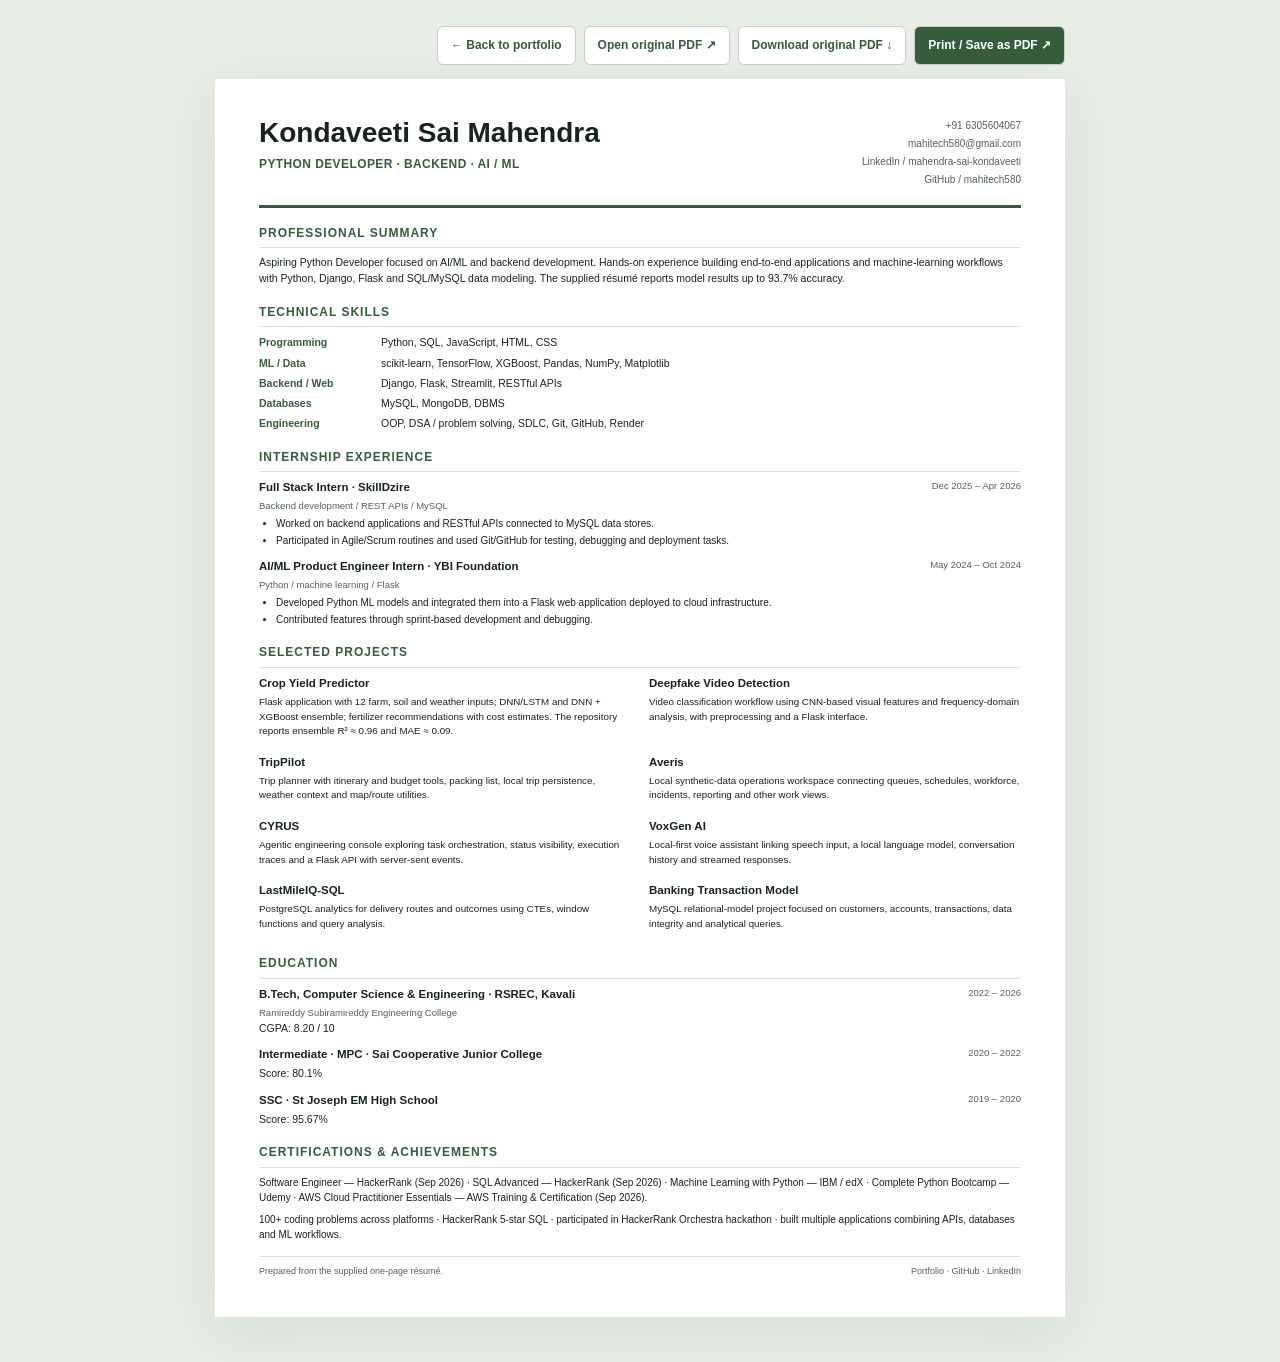
<file: resume.html>
<!doctype html>
<html lang="en">
<head>
<meta charset="utf-8"><meta name="viewport" content="width=device-width,initial-scale=1">
<meta name="description" content="Résumé of Kondaveeti Sai Mahendra — Python development, backend systems and AI/ML.">
<title>Kondaveeti Sai Mahendra — Résumé</title>
<style>
:root{color-scheme:light;--ink:#17241b;--muted:#526157;--accent:#355d3c;--line:#dbe2d9;--canvas:#e8ede6}
*{box-sizing:border-box}body{margin:0;padding:26px 14px 45px;background:var(--canvas);color:var(--ink);font:14px/1.55 Arial,Helvetica,sans-serif}
.actions{width:min(850px,100%);margin:0 auto 14px;display:flex;justify-content:flex-end;gap:8px;flex-wrap:wrap}.actions a,.actions button{border:1px solid #c5d0c4;border-radius:6px;padding:9px 13px;background:#fff;color:var(--accent);font-size:12px;font-weight:700;text-decoration:none;cursor:pointer}.actions .primary{background:var(--accent);color:white}
.resume{width:min(850px,100%);margin:auto;padding:38px 44px;background:white;box-shadow:0 15px 55px #243b2815}
header{display:flex;justify-content:space-between;gap:24px;padding-bottom:16px;border-bottom:3px solid var(--accent)}h1{font-size:28px;line-height:1.15;margin:0 0 6px}.role{font-size:12px;text-transform:uppercase;letter-spacing:.4px;color:var(--accent);font-weight:bold}.contact{font-size:10px;line-height:1.8;text-align:right;color:var(--muted);overflow-wrap:anywhere}.contact a{color:inherit;text-decoration:none}
section{margin-top:16px;break-inside:avoid}h2{font-size:12px;letter-spacing:1px;text-transform:uppercase;color:var(--accent);margin:0 0 7px;padding-bottom:5px;border-bottom:1px solid var(--line)}p{margin:0 0 7px;font-size:10.5px;line-height:1.5}
.skills{display:grid;grid-template-columns:112px 1fr;gap:4px 10px;font-size:10.5px}.skills b{color:var(--accent)}.entry{margin-bottom:10px;break-inside:avoid}.entry-head{display:flex;justify-content:space-between;gap:14px}.entry h3,.project h3{font-size:11.5px;margin:0 0 2px}.meta,small{font-size:9.5px;color:var(--muted)}ul{margin:3px 0 0;padding-left:17px}li{font-size:10px;line-height:1.48;margin:2px 0}
.projects{display:grid;grid-template-columns:1fr 1fr;gap:8px 18px}.project{break-inside:avoid}.project p{font-size:9.8px}.credential-line{font-size:10px}footer{margin-top:14px;padding-top:8px;border-top:1px solid var(--line);font-size:9px;color:var(--muted);display:flex;justify-content:space-between;gap:15px}
@media(max-width:600px){body{padding:10px 6px 22px}.resume{padding:22px 17px}.actions{justify-content:stretch}.actions a,.actions button{flex:1;text-align:center}header{display:block}.contact{text-align:left;margin-top:9px}.entry-head{display:block}.projects{grid-template-columns:1fr}.skills{grid-template-columns:1fr;gap:0}.skills b{margin-top:4px}h1{font-size:25px}}
@media print{@page{size:A4;margin:12mm}body{background:white;padding:0}.actions{display:none}.resume{box-shadow:none;margin:0;padding:0;width:100%}section{margin-top:11px}p{font-size:9.8px}li{font-size:9.4px}}
</style>
</head>
<body>
<nav class="actions" aria-label="Résumé actions"><a href="./index.html">← Back to portfolio</a><a href="./Mahendra_Resume_Python_Updated_v6.pdf" target="_blank" rel="noopener noreferrer">Open original PDF ↗</a><a href="./Mahendra_Resume_Python_Updated_v6.pdf" download="Mahendra_Resume_Python_Updated_v6.pdf">Download original PDF ↓</a><button type="button" id="resumePrint" class="primary">Print / Save as PDF ↗</button></nav>
<main class="resume">
<header><div><h1>Kondaveeti Sai Mahendra</h1><div class="role">Python Developer · Backend · AI / ML</div></div><div class="contact"><div>+91 6305604067</div><div><a href="mailto:mahitech580@gmail.com">mahitech580@gmail.com</a></div><div><a href="https://www.linkedin.com/in/mahendra-sai-kondaveeti-93438b279/" target="_blank" rel="noopener noreferrer">LinkedIn / mahendra-sai-kondaveeti</a></div><div><a href="https://github.com/mahitech580" target="_blank" rel="noopener noreferrer">GitHub / mahitech580</a></div></div></header>
<section><h2>Professional Summary</h2><p>Aspiring Python Developer focused on AI/ML and backend development. Hands-on experience building end-to-end applications and machine-learning workflows with Python, Django, Flask and SQL/MySQL data modeling. The supplied résumé reports model results up to 93.7% accuracy.</p></section>
<section><h2>Technical Skills</h2><div class="skills"><b>Programming</b><span>Python, SQL, JavaScript, HTML, CSS</span><b>ML / Data</b><span>scikit-learn, TensorFlow, XGBoost, Pandas, NumPy, Matplotlib</span><b>Backend / Web</b><span>Django, Flask, Streamlit, RESTful APIs</span><b>Databases</b><span>MySQL, MongoDB, DBMS</span><b>Engineering</b><span>OOP, DSA / problem solving, SDLC, Git, GitHub, Render</span></div></section>
<section><h2>Internship Experience</h2>
<div class="entry"><div class="entry-head"><div><h3>Full Stack Intern · SkillDzire</h3><div class="meta">Backend development / REST APIs / MySQL</div></div><small>Dec 2025 – Apr 2026</small></div><ul><li>Worked on backend applications and RESTful APIs connected to MySQL data stores.</li><li>Participated in Agile/Scrum routines and used Git/GitHub for testing, debugging and deployment tasks.</li></ul></div>
<div class="entry"><div class="entry-head"><div><h3>AI/ML Product Engineer Intern · YBI Foundation</h3><div class="meta">Python / machine learning / Flask</div></div><small>May 2024 – Oct 2024</small></div><ul><li>Developed Python ML models and integrated them into a Flask web application deployed to cloud infrastructure.</li><li>Contributed features through sprint-based development and debugging.</li></ul></div>
</section>
<section><h2>Selected Projects</h2><div class="projects">
<div class="project"><h3>Crop Yield Predictor</h3><p>Flask application with 12 farm, soil and weather inputs; DNN/LSTM and DNN + XGBoost ensemble; fertilizer recommendations with cost estimates. The repository reports ensemble R² ≈ 0.96 and MAE ≈ 0.09.</p></div>
<div class="project"><h3>Deepfake Video Detection</h3><p>Video classification workflow using CNN-based visual features and frequency-domain analysis, with preprocessing and a Flask interface.</p></div>
<div class="project"><h3>TripPilot</h3><p>Trip planner with itinerary and budget tools, packing list, local trip persistence, weather context and map/route utilities.</p></div>
<div class="project"><h3>Averis</h3><p>Local synthetic-data operations workspace connecting queues, schedules, workforce, incidents, reporting and other work views.</p></div>
<div class="project"><h3>CYRUS</h3><p>Agentic engineering console exploring task orchestration, status visibility, execution traces and a Flask API with server-sent events.</p></div>
<div class="project"><h3>VoxGen AI</h3><p>Local-first voice assistant linking speech input, a local language model, conversation history and streamed responses.</p></div>
<div class="project"><h3>LastMileIQ-SQL</h3><p>PostgreSQL analytics for delivery routes and outcomes using CTEs, window functions and query analysis.</p></div>
<div class="project"><h3>Banking Transaction Model</h3><p>MySQL relational-model project focused on customers, accounts, transactions, data integrity and analytical queries.</p></div>
</div></section>
<section><h2>Education</h2>
<div class="entry"><div class="entry-head"><div><h3>B.Tech, Computer Science & Engineering · RSREC, Kavali</h3><div class="meta">Ramireddy Subiramireddy Engineering College</div></div><small>2022 – 2026</small></div><p>CGPA: 8.20 / 10</p></div>
<div class="entry"><div class="entry-head"><div><h3>Intermediate · MPC · Sai Cooperative Junior College</h3></div><small>2020 – 2022</small></div><p>Score: 80.1%</p></div>
<div class="entry"><div class="entry-head"><div><h3>SSC · St Joseph EM High School</h3></div><small>2019 – 2020</small></div><p>Score: 95.67%</p></div>
</section>
<section><h2>Certifications & Achievements</h2><p class="credential-line">Software Engineer — HackerRank (Sep 2026) · SQL Advanced — HackerRank (Sep 2026) · Machine Learning with Python — IBM / edX · Complete Python Bootcamp — Udemy · AWS Cloud Practitioner Essentials — AWS Training & Certification (Sep 2026).</p><p class="credential-line">100+ coding problems across platforms · HackerRank 5-star SQL · participated in HackerRank Orchestra hackathon · built multiple applications combining APIs, databases and ML workflows.</p></section>
<footer><span>Prepared from the supplied one-page résumé.</span><span>Portfolio · GitHub · LinkedIn</span></footer>
</main>
<script>document.getElementById('resumePrint').addEventListener('click',()=>{document.documentElement.setAttribute('data-print-called','yes');window.print()});</script>
</body></html>
</file>
